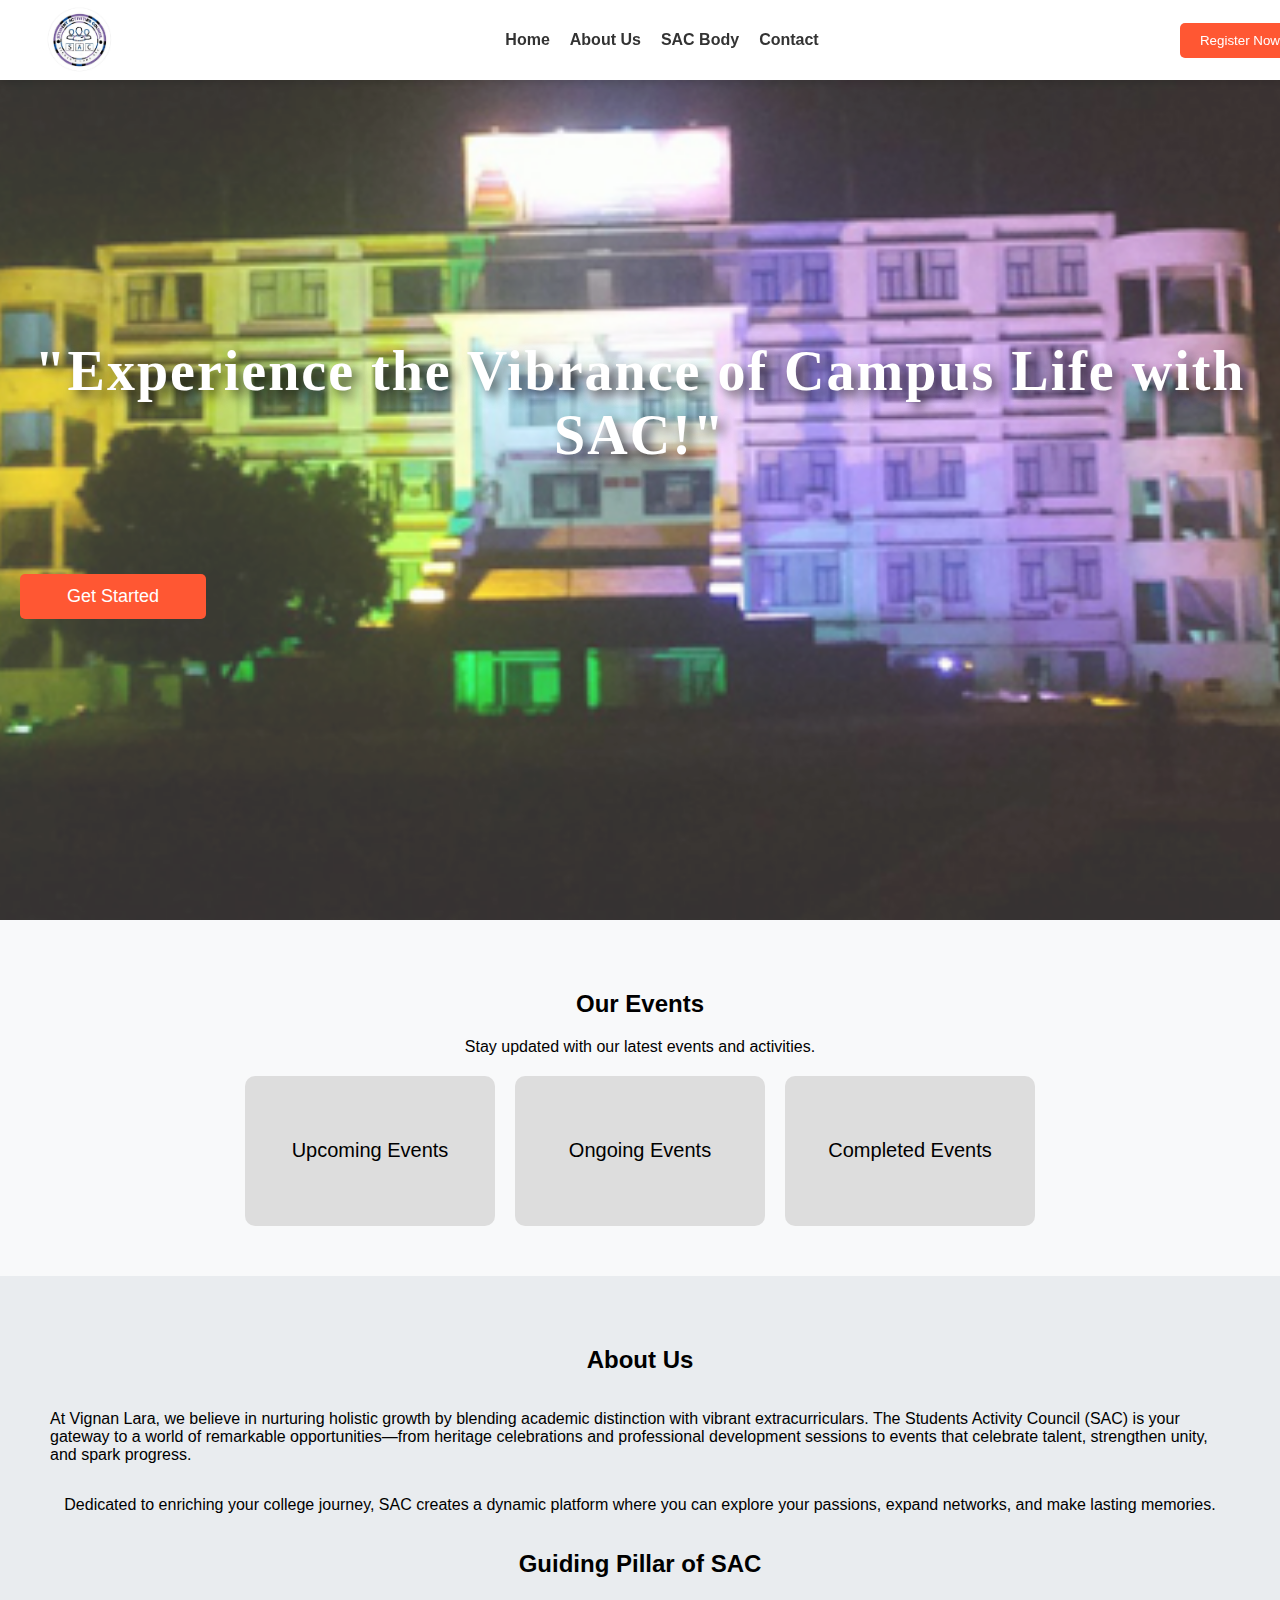
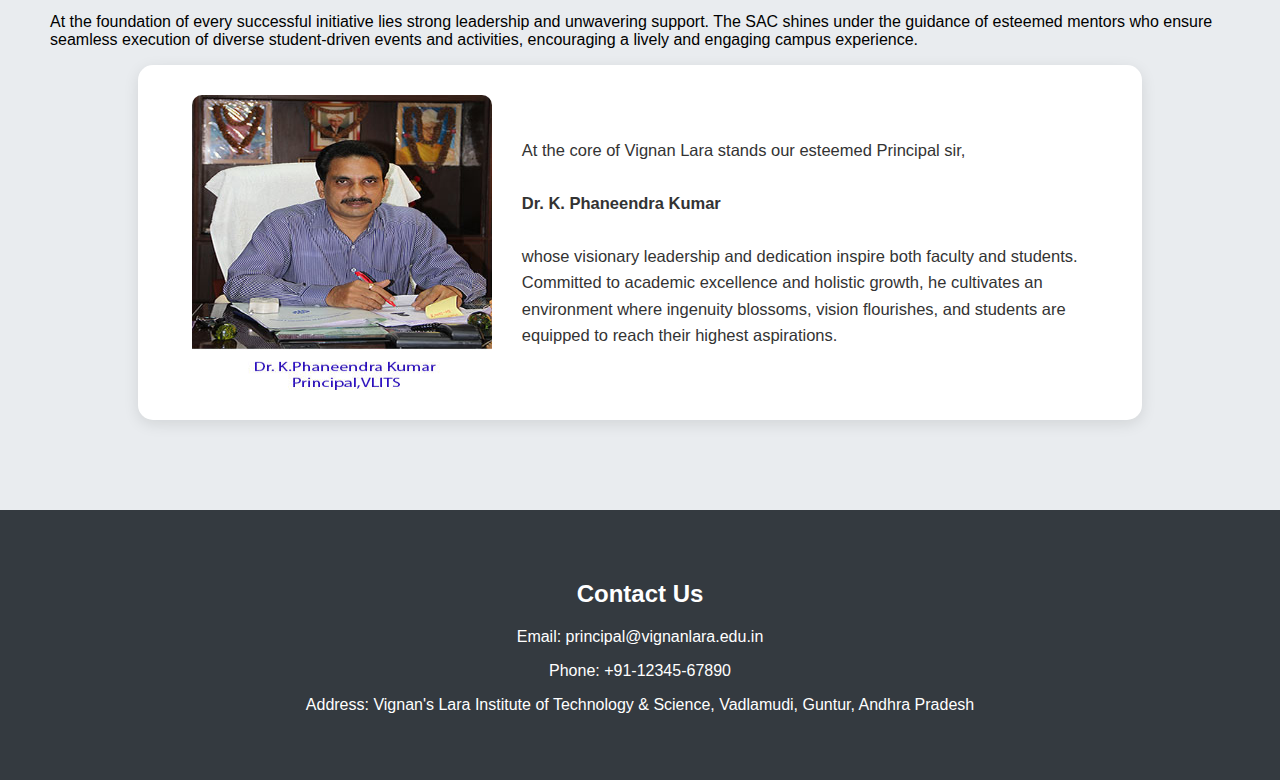
<file: index.html>
<!DOCTYPE html>
<html lang="en">
<head>
    <meta charset="UTF-8">
    <meta name="viewport" content="width=device-width, initial-scale=1.0">
    <title>SAC Events</title>
    <style>
        body {
            font-family: Arial, sans-serif;
            margin: 0;
            padding: 0;
            scroll-behavior: smooth;
            background-color: #f8f9fa;
        }
        header {
            display: flex;
            justify-content: space-between;
            align-items: center;
            padding: 20px;
            background-color: #ffffff;
            box-shadow: 0px 4px 6px rgba(0, 0, 0, 0.1);
            position: fixed;
            height: 40px;
            width: 100%;
            top: 0;
            left: 0;
            z-index: 1000;
        }
        .nav-links {
            display: flex;
            gap: 20px;
        }
        .nav-links a {
            text-decoration: none;
            color: #333;
            font-weight: bold;
        }
        .register-btn {
            padding: 10px 20px;
            background-color: #ff5733;
            color: #fff;
            border: none;
            cursor: pointer;
            border-radius: 5px;
        }
        .hero {
            position: relative;
            text-align: center;
            padding: 100px 20px;
            color: white;
            height: 80vh;
            display: flex;
            flex-direction: column;
            justify-content: center;
            z-index: 1; 
        }

        @import url('https://fonts.googleapis.com/css2?family=Cinzel:wght@700&display=swap');

        .hero::before {
            content: "";
            position: absolute;
            top: 0;
            left: 0;
            width: 100%;
            height: 100%;
            background: url('pics/background.jpg') no-repeat center center/cover;
            opacity: 0.8;
            z-index: -1;
        }

        .hero h1 {
            font-size: 3.5em;
            font-family: 'Cinzel', serif;
            font-weight: 900;
            color: #ffffff;
            text-shadow: 6px 6px 12px rgba(0, 0, 0, 0.7);
            letter-spacing: 2px;
            animation: fadeInDown 2s ease-in-out;
        }

        @keyframes fadeInDown {
            0% {
                transform: translateY(-30px);
                opacity: 0;
            }
            100% {
                transform: translateY(0);
                opacity: 1;
            }
        }

        .get-started {
            margin-top: 70px;
            padding: 12px 25px;
            background-color: #ff5733;
            color: white;
            border: none;
            font-size: 18px;
            cursor: pointer;
            border-radius: 5px;
            width: 15%;
        }

        .get-started:hover {
            background-color: #e04d2b;
            transform: scale(1.05);
            transition: all 0.3s ease;
            box-shadow: 0 4px 12px rgba(0, 0, 0, 0.3);
        }

        .events-section {
            text-align: center;
            padding: 50px;
        }
        .events-container {
            display: flex;
            justify-content: center;
            gap: 20px;
            margin-top: 20px;
        }
        .event-box {
            width: 250px;
            height: 150px;
            background-color: #ddd;
            display: flex;
            align-items: center;
            justify-content: center;
            font-size: 20px;
            cursor: pointer;
            border-radius: 10px;
            transition: 0.3s;
        }
        .event-box:hover {
            background-color: #ff5733;
            color: white;
        }

        .about {
            display: flex;
            flex-direction: column;
            align-items: center;
            padding: 50px;
            background-color: #e9ecef;
        }

        .about-section {
            display: flex;
            align-items: center;
            justify-content: center;
            width: 80%;
            margin-bottom: 40px;
            background-color: #ffffff;
            border-radius: 15px;
            padding: 30px;
            box-shadow: 0px 4px 15px rgba(0, 0, 0, 0.1);
            transition: transform 0.3s ease;
        }

        .about-section:hover {
            transform: scale(1.01);
        }

        .about img {
            width: 35%;
            max-width: 300px;
            border-radius: 10px;
            margin-right: 30px;
        }

        .about-text {
            width: 60%;
            text-align: left;
        }

        .about-text p {
            font-size: 16.5px;
            line-height: 1.6;
            color: #333;
        }

        @media (max-width: 768px) {
            .about-section {
                flex-direction: column;
                text-align: center;
            }
            .about img {
                margin-right: 0;
                margin-bottom: 20px;
                width: 80%;
            }
            .about-text {
                width: 100%;
            }
        }

        .contact {
            padding: 50px;
            background-color: #343a40;
            color: white;
            text-align: center;
        }

        #spotlight-overlay {
            position: fixed;
            top: 0;
            left: 0;
            width: 100%;
            height: 100%;
            background-color: rgba(0, 0, 0, 0.8);
            display: none;
            justify-content: center;
            align-items: center;
            z-index: 2000;
            animation: fadeIn 0.5s ease;
        }

        #spotlight-image {
            max-width: 60%;
            max-height: 60%;
            border-radius: 15px;
            box-shadow: 0 0 25px rgba(255, 255, 255, 0.5);
            animation: zoomIn 0.4s ease;
            cursor: pointer;
        }

        @keyframes fadeIn {
            from { opacity: 0; }
            to { opacity: 1; }
        }

        @keyframes zoomIn {
            0% {
                transform: scale(0.7);
                opacity: 0;
            }
            100% {
                transform: scale(1);
                opacity: 1;
            }
        }
    </style>
</head>
<body>
    <header>
        <img id="sacLogo" src="pics/SAC.jpeg" alt="SAC Logo" height="80">
        <div class="nav-links">
            <a href="#home">Home</a>
            <a href="#about">About Us</a>
            <a href="pages/clubs/clubs.html" target="_blank">SAC Body</a>
            <a href="#contact">Contact</a>
        </div>
        <button class="register-btn" onclick="window.open('pages/upcoming/form.html', '_blank')">Register Now</button>
    </header>

    <section id="home" class="hero">
        <h1>"Experience the Vibrance of Campus Life with SAC!"</h1>
        <button class="get-started" onclick="scrollToSection('events')">Get Started</button>
    </section>

    <section id="events" class="events-section">
        <h2>Our Events</h2>
        <p>Stay updated with our latest events and activities.</p>
        <div class="events-container">
            <div class="event-box" onclick="openNewTab('pages/upcoming/upcoming.html')">Upcoming Events</div>
            <div class="event-box" onclick="openNewTab('pages/ongoing/ongoing.html')">Ongoing Events</div>
            <div class="event-box" onclick="openNewTab('pages/completed/completed.html')">Completed Events</div>
        </div>
    </section>

    <section id="about" class="about">
        <h2>About Us</h2>
        <p>At Vignan Lara, we believe in nurturing holistic growth by blending academic distinction with vibrant extracurriculars. The Students Activity Council (SAC) is your gateway to a world of remarkable opportunities—from heritage celebrations and professional development sessions to events that celebrate talent, strengthen unity, and spark progress.</p>
        <p>Dedicated to enriching your college journey, SAC creates a dynamic platform where you can explore your passions, expand networks, and make lasting memories.</p>

        <h2>Guiding Pillar of SAC</h2>
        <p>At the foundation of every successful initiative lies strong leadership and unwavering support. The SAC shines under the guidance of esteemed mentors who ensure seamless execution of diverse student-driven events and activities, encouraging a lively and engaging campus experience.</p>

        <div class="about-section">
            <img src="pics/principal.jpg" alt="Principal" height="295px">
            <div class="about-text">
                <p>At the core of Vignan Lara stands our esteemed Principal sir,<br><br><b>Dr. K. Phaneendra Kumar</b><br><br> whose visionary leadership and dedication inspire both faculty and students. Committed to academic excellence and holistic growth, he cultivates an environment where ingenuity blossoms, vision flourishes, and students are equipped to reach their highest aspirations.</p>
            </div>
        </div>
    </section>

    <section id="contact" class="contact">
        <h2>Contact Us</h2>
        <p>Email: principal@vignanlara.edu.in</p>
        <p>Phone: +91-12345-67890</p>
        <p>Address: Vignan's Lara Institute of Technology & Science, Vadlamudi, Guntur, Andhra Pradesh</p>
    </section>

    <script>
        function scrollToSection(sectionId) {
            document.getElementById(sectionId).scrollIntoView({ behavior: 'smooth' });
        }

        function openNewTab(url) {
            window.open(url, '_blank');
        }
    </script>
</body>
</html>
</file>
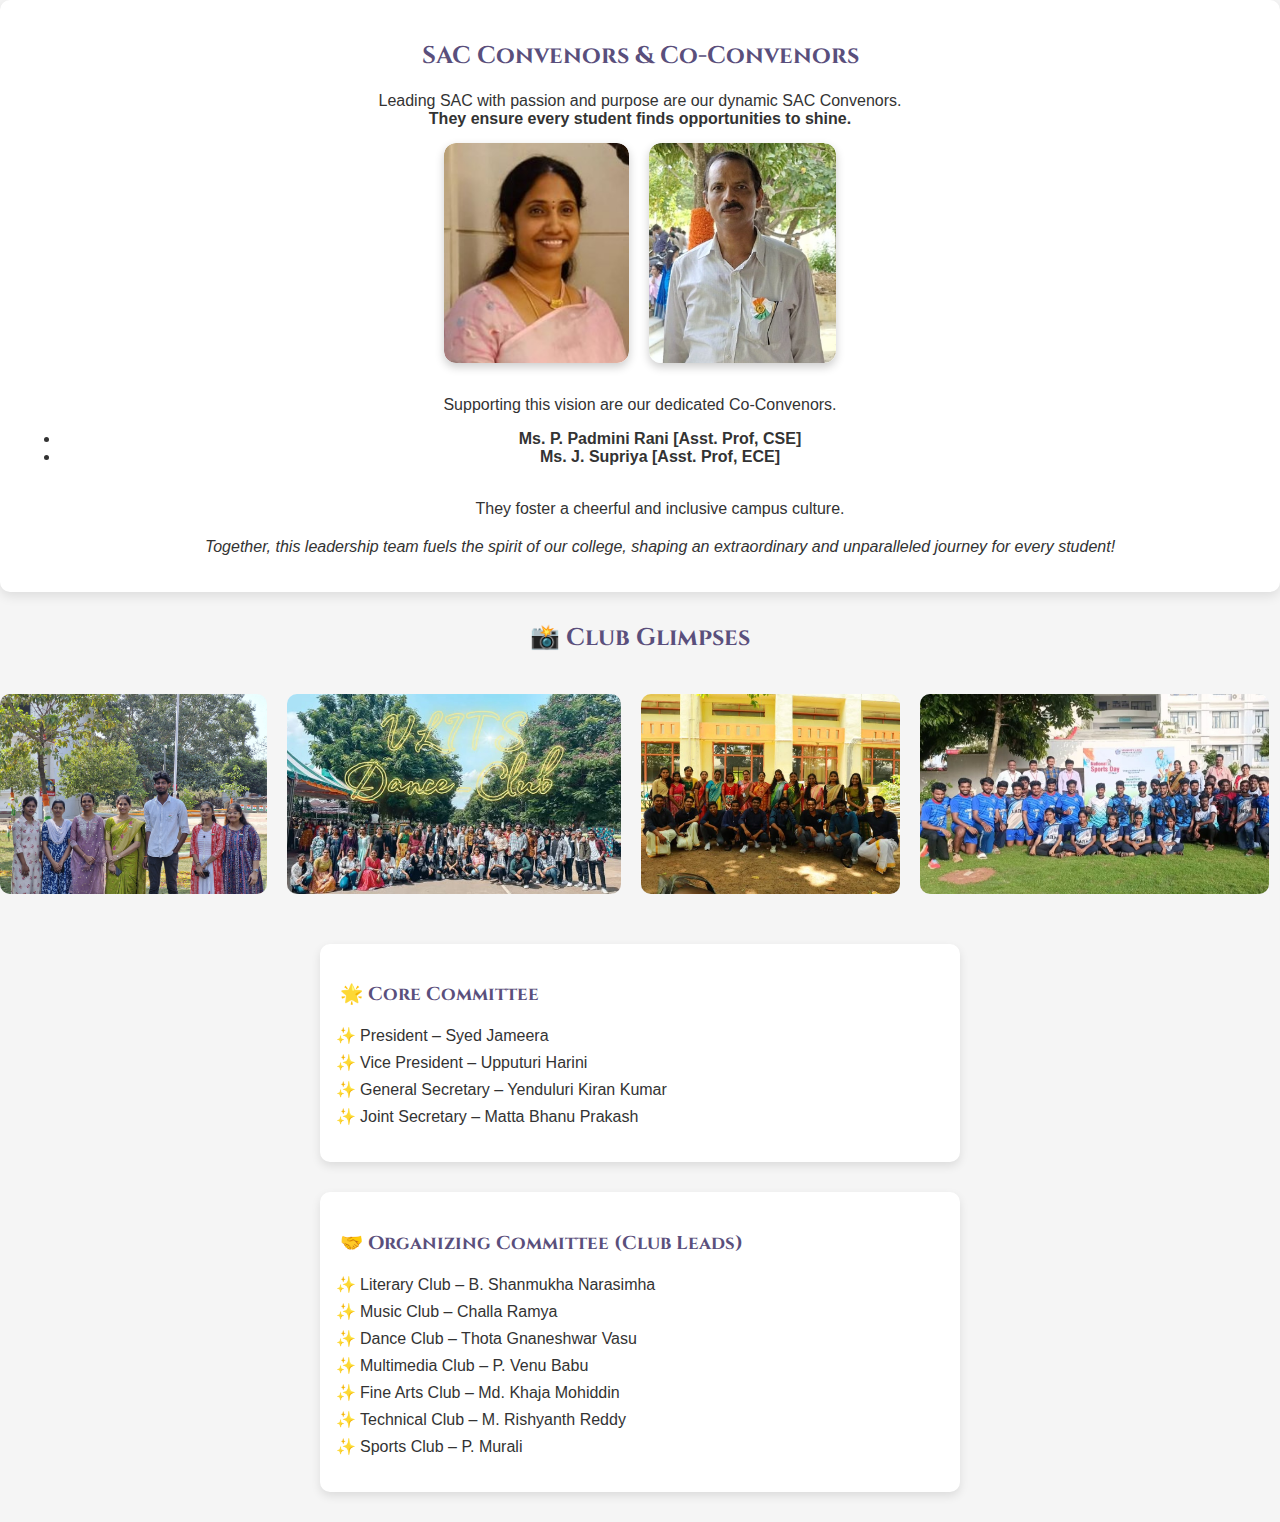
<file: clubs/clubs.html>
<!DOCTYPE html>
<html lang="en">
<head>
    <meta charset="UTF-8">
    <meta name="viewport" content="width=device-width, initial-scale=1.0">
    <title>SAC Body</title>
    <link href="https://fonts.googleapis.com/css2?family=Cinzel&display=swap" rel="stylesheet">
    <style>
    @import url('https://fonts.googleapis.com/css2?family=Cinzel&display=swap');

body {
    font-family: 'Segoe UI', sans-serif;
    margin: 0;
    padding: 0;
    background-color: #f5f5f5;
    color: #333;
}

/* Animations */
@keyframes slideUp {
    from {
        opacity: 0;
        transform: translateY(30px);
    }
    to {
        opacity: 1;
        transform: translateY(0);
    }
}

@keyframes fadeIn {
    0% {opacity: 0;}
    100% {opacity: 1;}
}

h2, h3 {
    font-family: 'Cinzel', serif;
    color: #5a4f7c;
    animation: fadeIn 1.5s ease-in;
}

/* Convenor Section */
.convenor-section {
    text-align: center;
    padding: 20px;
    background: #fff;
    border-radius: 10px;
    box-shadow: 0 4px 12px rgba(0,0,0,0.1);
    margin-bottom: 30px;
    animation: slideUp 1.2s ease-out;
}

.convenor-images {
    display: flex;
    justify-content: center;
    gap: 20px;
    flex-wrap: wrap;
}

.convenor-img {
    position: relative;
    display: inline-block;
    border-radius: 12px;
    overflow: hidden;
    box-shadow: 0 4px 10px rgba(0,0,0,0.2);
    transition: transform 0.4s ease, box-shadow 0.4s ease;
}

.convenor-img img {
    display: block;
    border-radius: 12px;
    height: 220px;
    width: auto;
    transition: transform 0.4s ease, box-shadow 0.4s ease;
}

.convenor-img:hover img {
    transform: scale(1.05);
    box-shadow: 0 6px 18px rgba(90, 79, 124, 0.3);
}

.convenor-img .caption {
    position: absolute;
    bottom: 0;
    width: 100%;
    background: rgba(90, 79, 124, 0.85);
    color: #fff;
    text-align: center;
    padding: 8px;
    font-size: 13px;
    font-weight: 600;
    opacity: 0;
    transition: opacity 0.3s ease-in-out;
}

.convenor-img:hover .caption {
    opacity: 1;
}

/* Club Glimpses Gallery */
.horizontal-scroll-gallery {
    display: flex;
    overflow-x: auto;
    gap: 20px;
    padding: 20px;
    scroll-snap-type: x mandatory;
    animation: fadeIn 1.5s ease-in;
}

.hover-info {
    position: relative;
    display: inline-block;
    scroll-snap-align: start;
}

.hover-info img {
    display: block;
    border-radius: 10px;
    height: 200px;
    width: auto;
    transition: transform 0.4s ease, box-shadow 0.4s ease;
}

.hover-info:hover img {
    transform: scale(1.05);
    box-shadow: 0 6px 18px rgba(90, 79, 124, 0.3);
}

.hover-info .caption {
    position: absolute;
    bottom: 0;
    background: rgba(90, 79, 124, 0.8);
    color: #fff;
    width: 100%;
    text-align: center;
    padding: 8px 0;
    font-size: 14px;
    font-weight: bold;
    border-radius: 0 0 10px 10px;
    opacity: 0;
    transition: opacity 0.3s ease-in-out;
}

.hover-info:hover .caption {
    opacity: 1;
}

/* Committees */
.committee-list {
    background: #fff;
    padding: 20px;
    margin: 30px auto;
    border-radius: 10px;
    max-width: 600px;
    box-shadow: 0px 4px 10px rgba(0,0,0,0.1);
    text-align: left;
    animation: fadeIn 1.5s ease-in;
}

.committee-list h3 {
    font-family: 'Cinzel', serif;
    color: #5a4f7c;
}

.committee-list ul {
    list-style-type: "✨ ";
    padding-left: 20px;
    color: #333;
}

.committee-list li {
    margin: 8px 0;
    font-weight: 500;
    transition: transform 0.2s ease;
}

.committee-list li:hover {
    transform: translateX(5px);
    color: #5a4f7c;
}

</style>

</head>
<body>
    <div class="convenor-section">
        <h2> SAC Convenors & Co-Convenors</h2>
<p style="margin: 15px 0;">Leading SAC with passion and purpose are our dynamic SAC Convenors.<br>
        <b>They ensure every student finds opportunities to shine.</b></p>

        <div class="convenor-images">
            <div class="convenor-img">
                <img src="pics/usharani.jpg" alt="Principal">
                <div class="caption">Dr. U. Usha Rani<br>[Professor, HOD - BS&H]</div>
            </div>
            <div class="convenor-img">
                <img src="pics/murthy.jpeg" alt="Murthy">
                <div class="caption">Dr. P. G. S. N. Murthy<br>[Professor, Mech Dept]</div>
            </div>
        </div>
<br>       
	<p style="margin: 15px 0;">Supporting this vision are our dedicated Co-Convenors.<br>

        <ul>
		<li><b>Ms. P. Padmini Rani [Asst. Prof, CSE]</b></li>
            
                <li><b>Ms. J. Supriya [Asst. Prof, ECE]</b></li>
           <br>
        
                <p>They foster a cheerful and inclusive campus culture.</p>

        <p style="font-style: italic; font-weight: 500; margin-top: 20px;">
            Together, this leadership team fuels the spirit of our college, shaping an extraordinary and unparalleled journey for every student!
        </p>
    </div>

    <h2 style="text-align:center;">📸 Club Glimpses</h2>
    <div class="horizontal-scroll-gallery">
        <div class="hover-info">
            <img src="pics/lit9.jpeg" alt="Literary Club">
            <div class="caption">Literary Club</div>
        </div>
        <div class="hover-info">
            <img src="pics/danceclub.jpeg" alt="Dance Club">
            <div class="caption">Dance Club</div>
        </div>
        <div class="hover-info">
            <img src="pics/swaraclub.jpeg" alt="Swara Club">
            <div class="caption">Singing Club</div>
        </div>
        <div class="hover-info">
            <img src="pics/sports.jpeg" alt="Sports Club">
            <div class="caption">Sports Club</div>
        </div>
    </div>

    <div class="committee-list">
        <h3>🌟 Core Committee</h3>
        <ul>
            <li>President – Syed Jameera</li>
            <li>Vice President – Upputuri Harini</li>
            <li>General Secretary – Yenduluri Kiran Kumar</li>
            <li>Joint Secretary – Matta Bhanu Prakash</li>
        </ul>
    </div>

    <div class="committee-list">
        <h3>🤝 Organizing Committee (Club Leads)</h3>
        <ul>
            <li>Literary Club – B. Shanmukha Narasimha</li>
            <li>Music Club – Challa Ramya</li>
            <li>Dance Club – Thota Gnaneshwar Vasu</li>
            <li>Multimedia Club – P. Venu Babu</li>
            <li>Fine Arts Club – Md. Khaja Mohiddin</li>
            <li>Technical Club – M. Rishyanth Reddy</li>
            <li>Sports Club – P. Murali</li>
        </ul>
    </div>
</body>
</html>
</file>
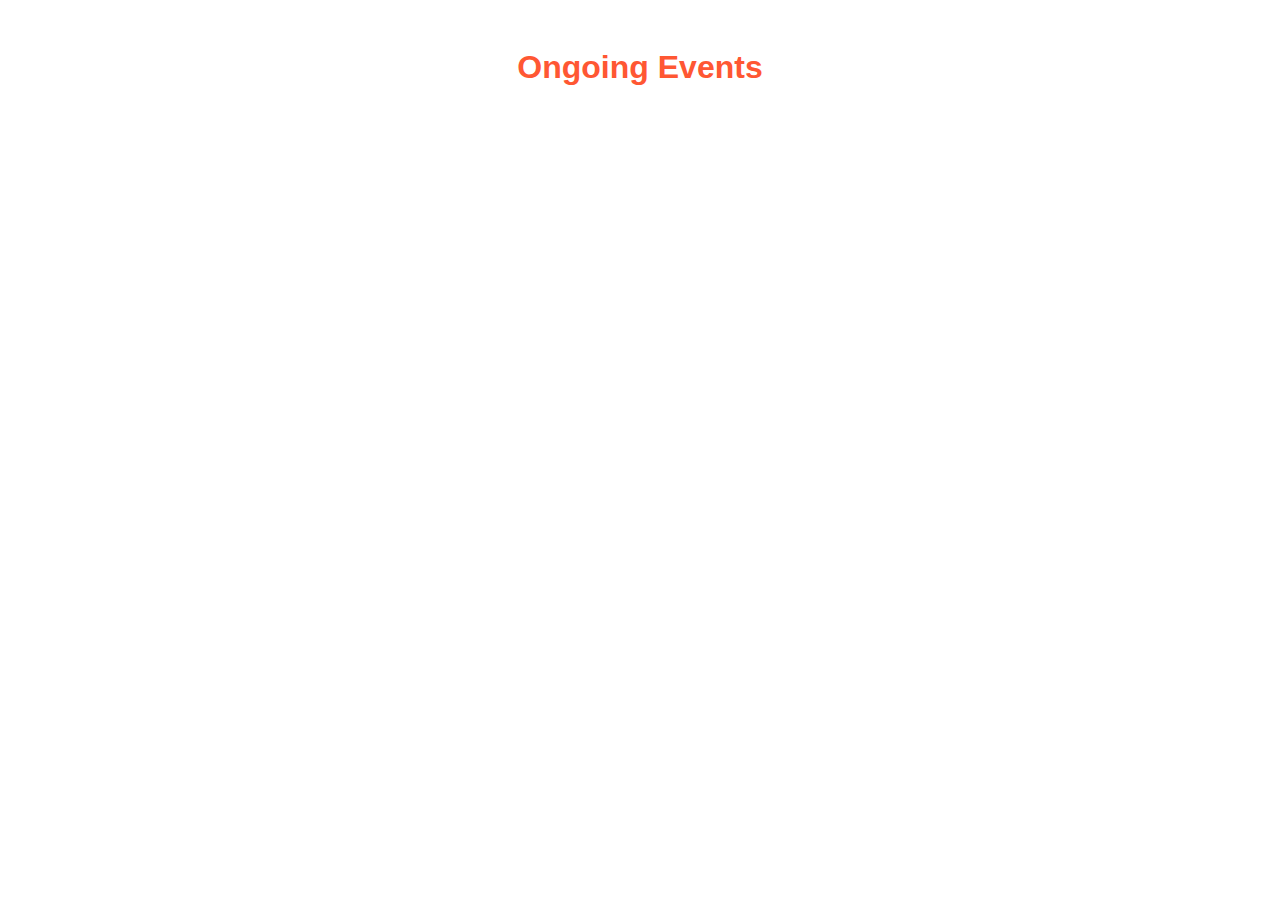
<file: ongoing/ongoing.html>
<!DOCTYPE html>
<html lang="en">
<head>
    <meta charset="UTF-8">
    <meta name="viewport" content="width=device-width, initial-scale=1.0">
    <title>Ongoing Events</title>
    <style>
        body {
            background-color: #ffffff;
            font-family: Arial, sans-serif;
            color: #ff5733;
            text-align: center;
            padding: 20px;
            animation: fadeInBody 1.5s ease-in;
        }

        @keyframes fadeInBody {
            from { opacity: 0; }
            to { opacity: 2; }
        }

        .event-container {
            max-width: 600px;
            margin: 0 auto;
        }

        .event {
            position: relative;
            width: 100%;
            height: 100px; /* Adjust as needed */
            margin: 15px 0;
            border-radius: 20px;
            overflow: hidden;
            box-shadow: 0 4px 10px rgba(0, 0, 0, 0.3);
            transition: transform 0.3s ease, box-shadow 0.3s ease;
            opacity: 0;
            animation: fadeInEvent 1.2s ease-in forwards;
        }

        @keyframes fadeInEvent {
            from { opacity: 0; transform: translateY(20px); }
            to { opacity: 2; transform: translateY(0); }
        }

        .event img {
            width: 100%;
            height: 100%;
            object-fit: cover;
            filter: brightness(0.7); /* Darken the image for better text contrast */
            transition: filter 0.3s ease;
        }

        .event:hover img {
            filter: brightness(1);
        }

        .event:hover {
            transform: scale(1.05);
            box-shadow: 0 6px 15px rgba(0, 0, 0, 0.3);
        }

        .event-details {
            position: absolute;
            bottom: 10px;
            left: 10px;
            color: #ffffff;
            font-size: 18px;
            font-weight: bold;
            text-shadow: 2px 2px 8px rgba(0, 0, 0, 0.7);
        }

        .fade-in {
            animation: fadeInText 1.5s ease-in;
        }

        @keyframes fadeInText {
            from { opacity: 0; }
            to { opacity: 1; }
        }
    </style>
</head>
<body>
    <h1 class="fade-in" style="color: #ff5733;">Ongoing Events</h1>
    <div class="event-container">
        <a href="pages/mahotsav.html" class="event">
            <img src="pics/mahotsav1.jpeg" alt="Mahotsav Event" height=80px>
            <div class="event-details">Mahotsav</div>
        </a>
    </div>
</body>
</html>
</file>
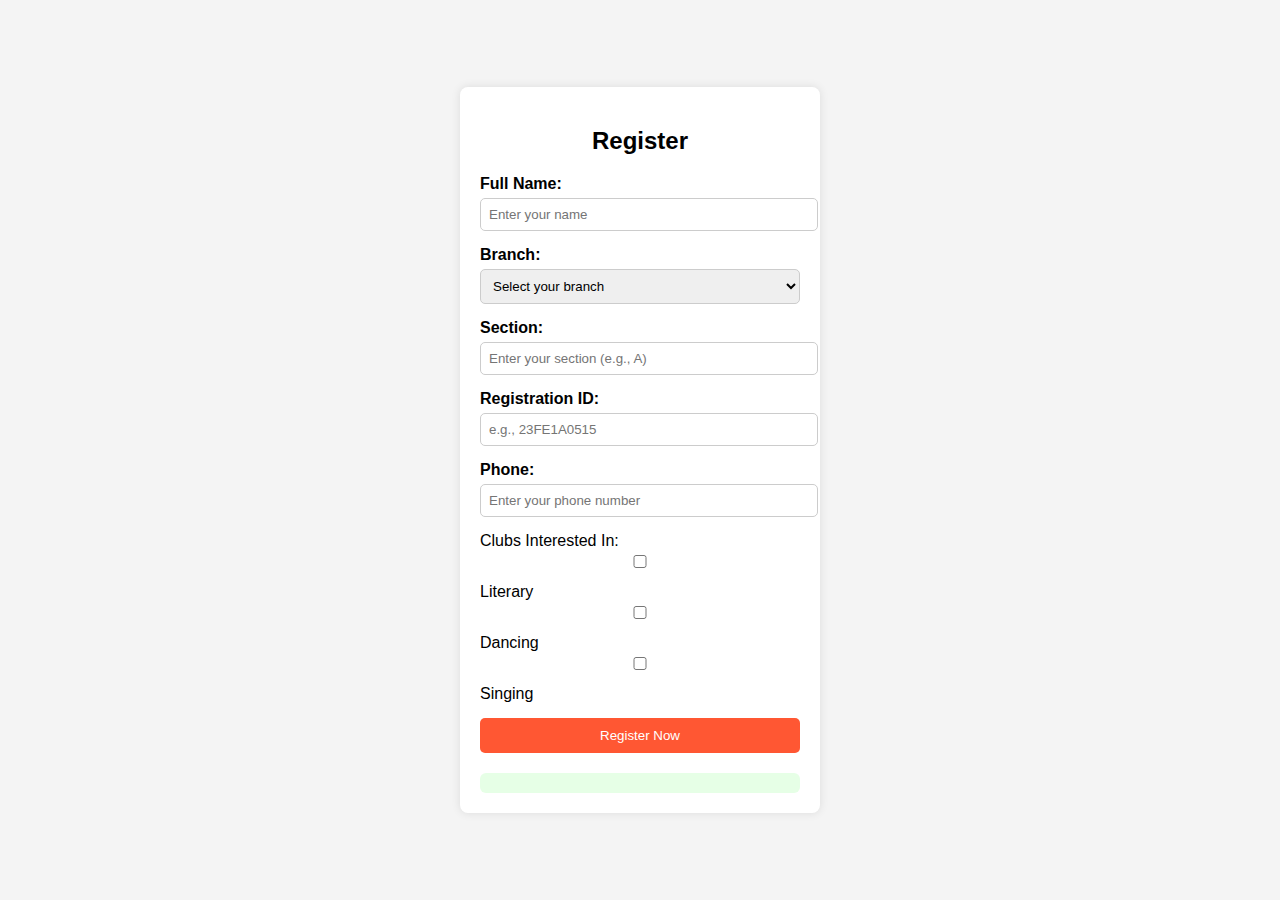
<file: upcoming/form.html>
<!DOCTYPE html>
<html lang="en">
<head>
  <meta charset="UTF-8" />
  <meta name="viewport" content="width=device-width, initial-scale=1.0"/>
  <title>Registration Form</title>
  <style>
    body {
      font-family: Arial, sans-serif;
      background-color: #f4f4f4;
      display: flex;
      justify-content: center;
      align-items: center;
      height: 100vh;
      margin: 0;
    }

    .form-container {
      background: white;
      padding: 20px;
      border-radius: 8px;
      box-shadow: 0 0 10px rgba(0, 0, 0, 0.1);
      width: 320px;
      max-height: 95vh;
      overflow-y: auto;
    }

    h2 {
      text-align: center;
      margin-bottom: 20px;
    }

    label {
      font-weight: bold;
    }

    input, select {
      width: 100%;
      padding: 8px;
      margin: 5px 0 15px;
      border: 1px solid #ccc;
      border-radius: 5px;
    }

    .register-btn {
      width: 100%;
      padding: 10px;
      background-color: #ff5733;
      color: white;
      border: none;
      border-radius: 5px;
      cursor: pointer;
    }

    .register-btn:hover {
      background-color: black;
    }

    .error {
      color: red;
      font-size: 12px;
    }

    .checkbox-group {
      margin-bottom: 15px;
    }

    .checkbox-group label {
      font-weight: normal;
    }
  </style>
</head>
<body>
  <div class="form-container">
    <h2>Register</h2>
    <form id="registrationForm" onsubmit="return validateForm()">
      <label for="name">Full Name:</label>
      <input type="text" id="name" placeholder="Enter your name" />
      <div class="error" id="nameError"></div>

      <label for="branch">Branch:</label>
      <select id="branch">
        <option value="">Select your branch</option>
        <option value="CSE">CSE</option>
        <option value="CSE-DS">CSE-DS</option>
        <option value="CSE-AI">CSE-AI</option>
        <option value="CSE-AI&ML">CSE-AI&ML</option>
        <option value="AI&ML">AI&ML</option>
        <option value="IT">IT</option>
        <option value="ECE">ECE</option>
        <option value="EEE">EEE</option>
        <option value="MECH">MECH</option>
        <option value="CE">CE</option>
      </select>
      <div class="error" id="branchError"></div>

      <label for="section">Section:</label>
      <input type="text" id="section" placeholder="Enter your section (e.g., A)" />
      <div class="error" id="sectionError"></div>

      <label for="regId">Registration ID:</label>
      <input type="text" id="regId" placeholder="e.g., 23FE1A0515" />
      <div class="error" id="regIdError"></div>

      <label for="phone">Phone:</label>
      <input type="tel" id="phone" placeholder="Enter your phone number" />
      <div class="error" id="phoneError"></div>

      <div class="checkbox-group">
        <label>Clubs Interested In:</label><br />
        <input type="checkbox" id="literary" value="Literary" /> Literary<br />
        <input type="checkbox" id="dancing" value="Dancing" /> Dancing<br />
        <input type="checkbox" id="singing" value="Singing" /> Singing<br />
      </div>

      <button type="submit" class="register-btn">Register Now</button>
    </form>
	<div id="result" style="margin-top: 20px; padding: 10px; background: #e6ffe6; border-radius: 6px;"></div>

  </div>

  <script>
  function validateRegistrationNumber(regNumber) {
    const regPattern = /^[0-9]{2}[A-Z]{2}[0-9][A-Z][0-9]{4}$/;
    return regPattern.test(regNumber);
  }

  function validateForm() {
    let isValid = true;

    const name = document.getElementById("name").value.trim();
    const branch = document.getElementById("branch").value;
    const section = document.getElementById("section").value.trim();
    const regId = document.getElementById("regId").value.trim().toUpperCase();
    const phone = document.getElementById("phone").value.trim();

    document.getElementById("nameError").innerText = "";
    document.getElementById("branchError").innerText = "";
    document.getElementById("sectionError").innerText = "";
    document.getElementById("regIdError").innerText = "";
    document.getElementById("phoneError").innerText = "";

    if (name === "") {
      document.getElementById("nameError").innerText = "Name is required.";
      isValid = false;
    }

    if (branch === "") {
      document.getElementById("branchError").innerText = "Please select a branch.";
      isValid = false;
    }

    if (section === "") {
      document.getElementById("sectionError").innerText = "Section is required.";
      isValid = false;
    }

    if (!validateRegistrationNumber(regId)) {
      document.getElementById("regIdError").innerText = "Invalid Registration ID format (e.g., 23FE1A0515).";
      isValid = false;
    }

    const phonePattern = /^[0-9]{10}$/;
    if (!phonePattern.test(phone)) {
      document.getElementById("phoneError").innerText = "Enter a valid 10-digit phone number.";
      isValid = false;
    }

    if (isValid) {
      const clubs = [];
      if (document.getElementById("literary").checked) clubs.push("Literary");
      if (document.getElementById("dancing").checked) clubs.push("Dancing");
      if (document.getElementById("singing").checked) clubs.push("Singing");

      const output = `
        <h3>🎉 Registration Successful!</h3>
        <p><strong>Name:</strong> ${name}</p>
        <p><strong>Branch:</strong> ${branch}</p>
        <p><strong>Section:</strong> ${section}</p>
        <p><strong>Registration ID:</strong> ${regId}</p>
        <p><strong>Phone:</strong> ${phone}</p>
        <p><strong>Clubs Interested:</strong> ${clubs.length > 0 ? clubs.join(", ") : "None"}</p>
      `;
      document.getElementById("result").innerHTML = output;

      document.getElementById("registrationForm").reset();
    }

    return false; // prevent form from actually submitting
  }
</script>

</body>
</html>
</file>
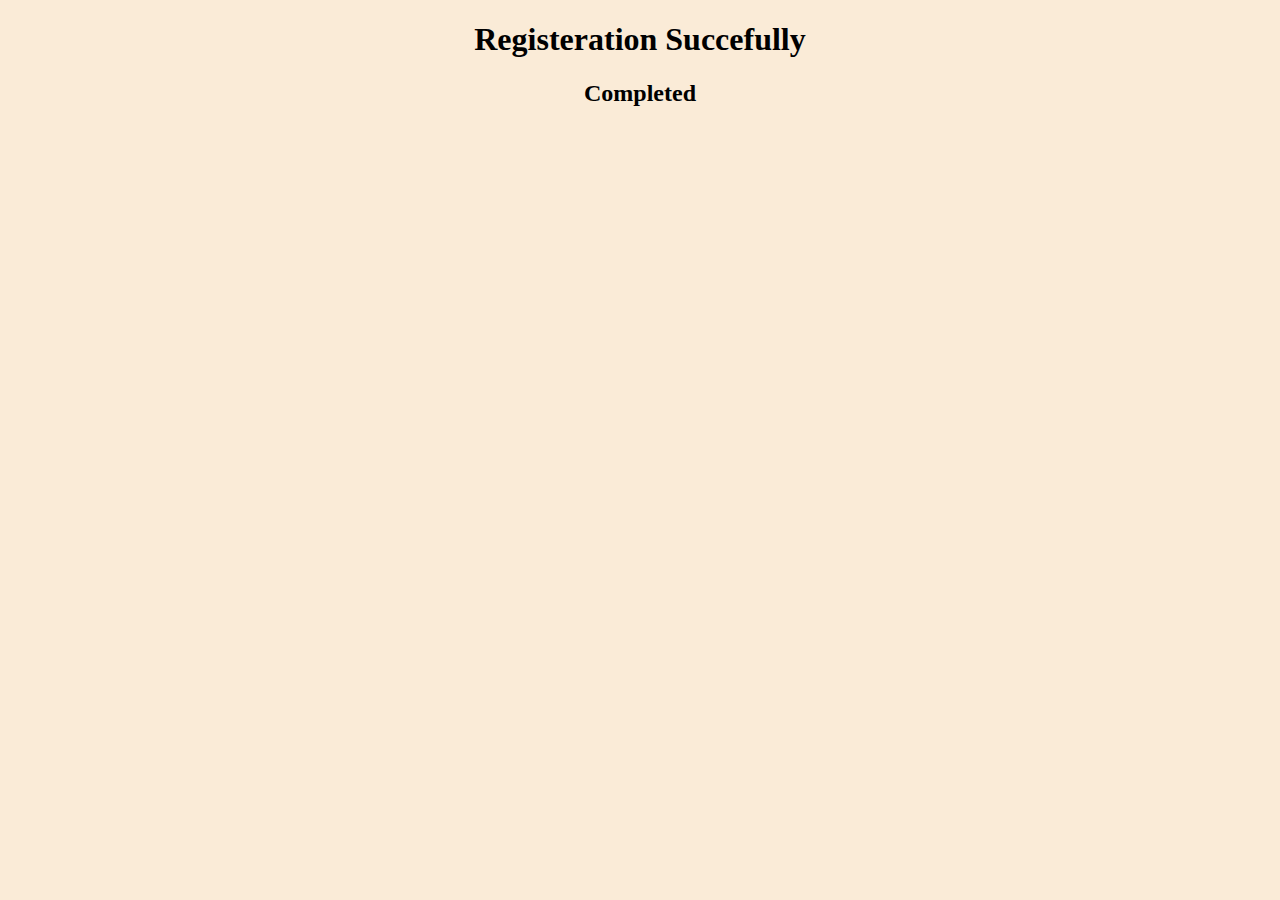
<file: upcoming/reg.html>
<!DOCTYPE html>
<html>
    <head>
        <title>registration</title>
        <style>
		body{
   		text-align: center;
    		background-color: antiquewhite;
		}
	</style>
    </head>
    <body>
        <h1>Registeration Succefully</h1>
        <h2>Completed</h2>
    </body>
</html>
</file>
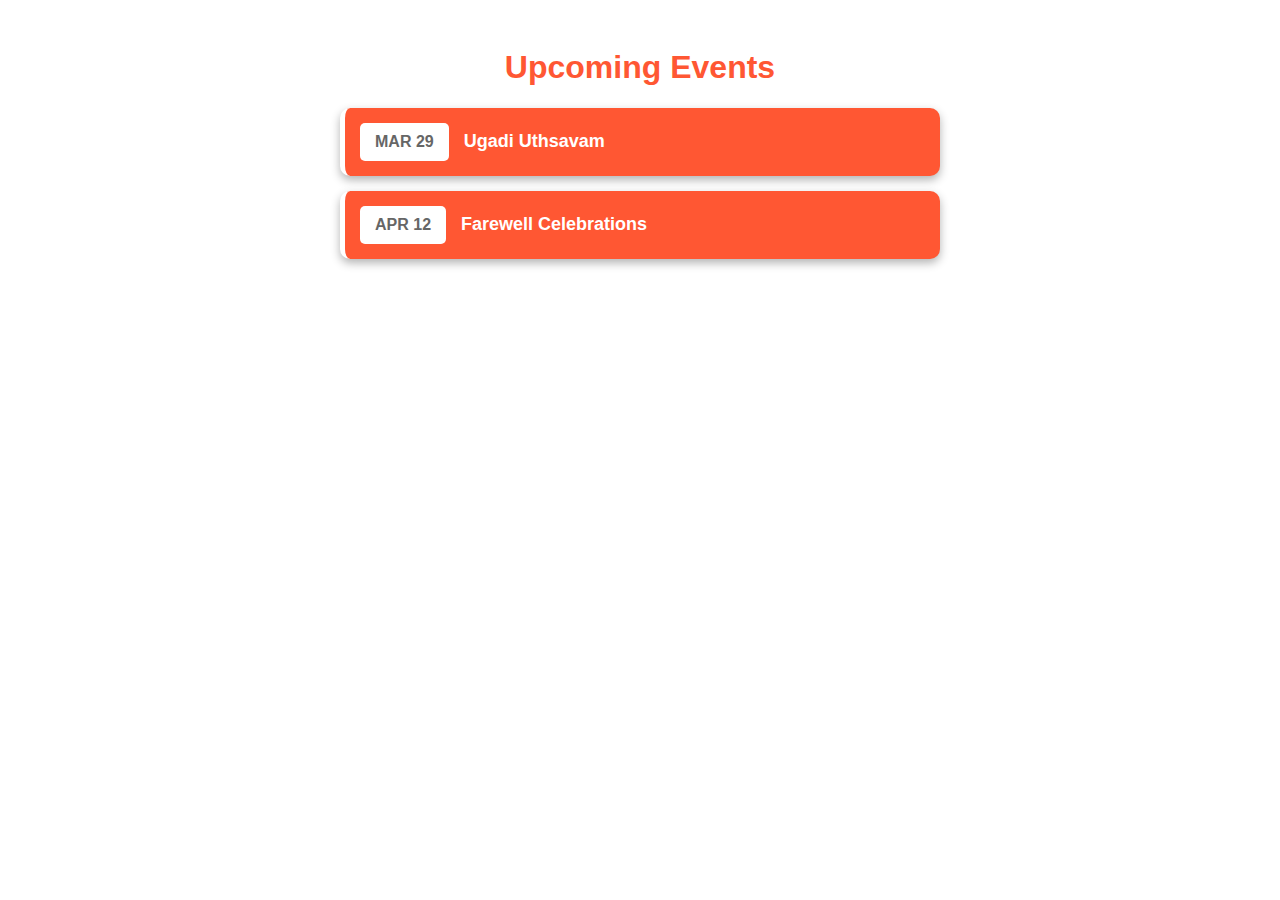
<file: upcoming/upcoming.html>
<!DOCTYPE html>
<html lang="en">
<head>
    <meta charset="UTF-8">
    <meta name="viewport" content="width=device-width, initial-scale=1.0">
    <title>Upcoming Events</title>
    <style>
        body {
            background-color: #ffffff;
            font-family: Arial, sans-serif;
            color: white;
            text-align: center;
            padding: 20px;
        }
	

        .event-container {
            max-width: 600px;
            margin: 0 auto;
        }
        .event {
            background-color: #ff5733;
            padding: 15px;
            margin: 15px 0;
            border-left: 5px solid #ffffff;
            display: flex;
            align-items: center;
            justify-content: space-between;
            box-shadow: 0 4px 10px rgba(0, 0, 0, 0.3);
            transition: transform 0.3s ease;
            text-decoration: none;
            color: white;
	    border-radius: 10px;
        }
        .event:hover {
            transform: scale(1.05);
        }
        .date {
            background-color: #ff5733;
            color: #666;
            padding: 10px 15px;
            font-weight: bold;
            border-radius: 5px;
        }
        .event-details {
            text-align: left;
            flex-grow: 1;
            margin-left: 15px;
        }
        .event-name {
            font-size: 18px;
            font-weight: bold;
        }
        .event-location {
            font-size: 14px;
            color: #bbb;
        }
    </style>
</head>
<body>
    <h1 style="color: #ff5733;">Upcoming Events</h1>
    <div class="event-container">
        <a href="pages/ugadi.html" class="event">
            <div class="date" style="background-color:white">MAR 29</div>
            <div class="event-details">
                <div class="event-name">Ugadi Uthsavam</div>
            </div>
        </a>
        <a href="pages/farewell.html" class="event">
            <div class="date" style="background-color:white">APR 12</div>
            <div class="event-details">
                <div class="event-name">Farewell Celebrations</div>
            </div>
        </a>
    </div>
</body>
</html>
</file>
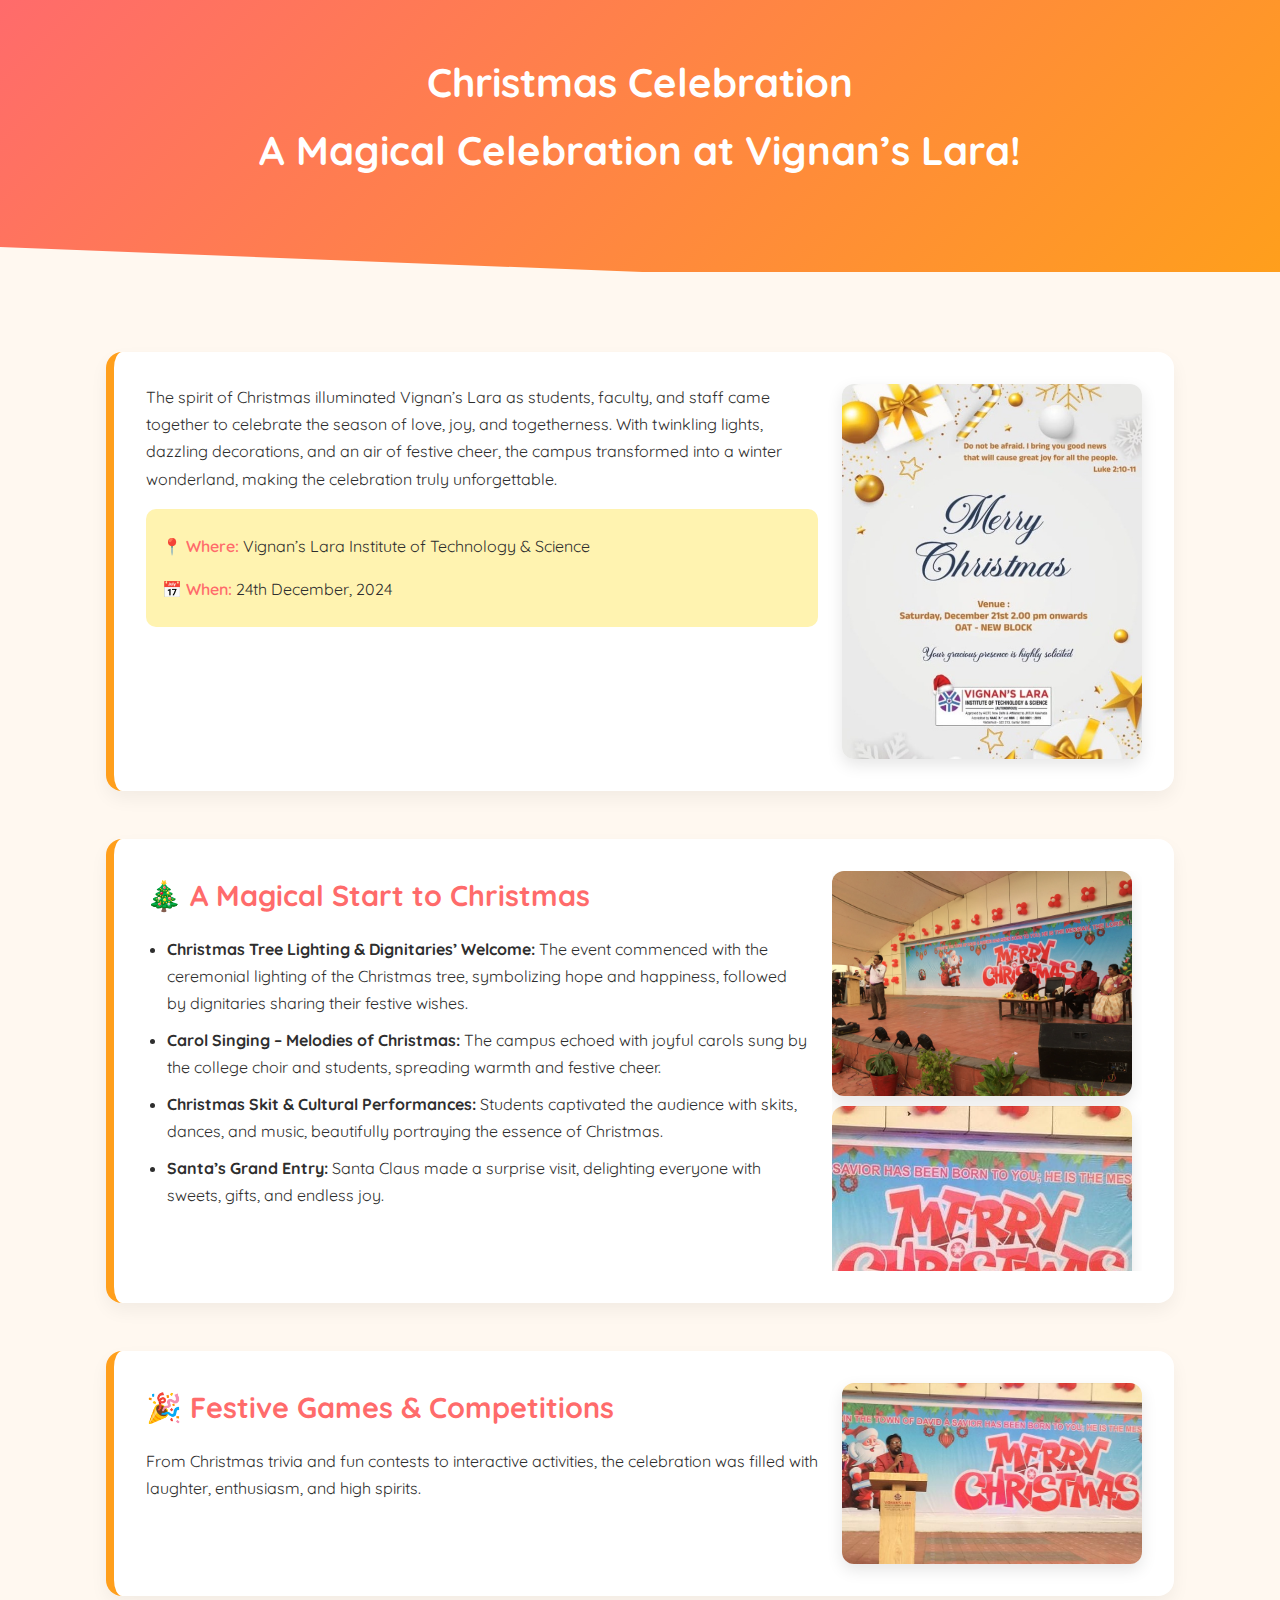
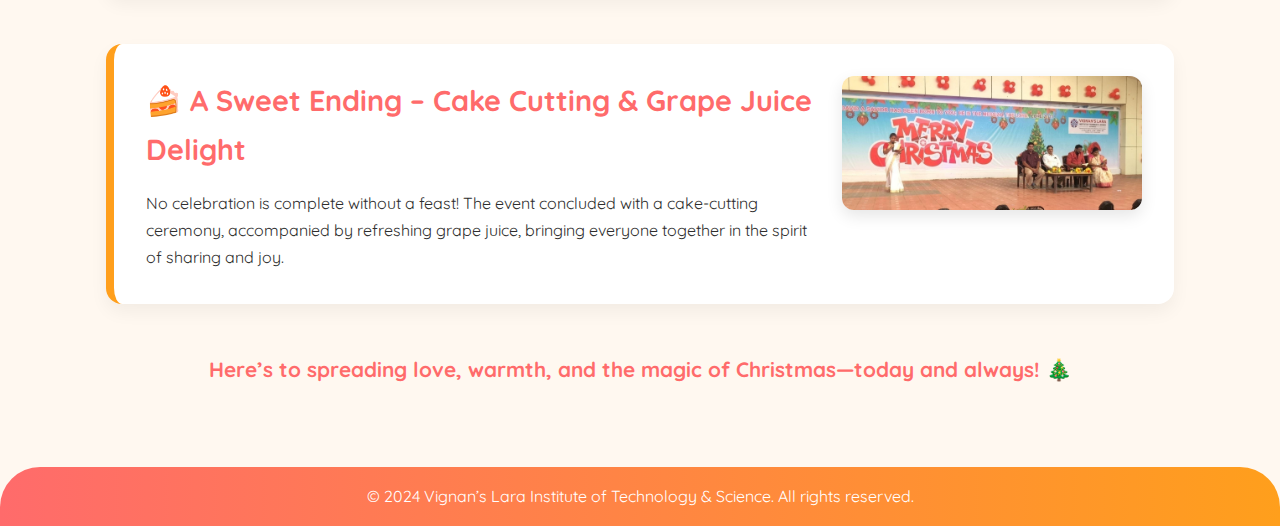
<file: completed/pages/christmas.html>
<!DOCTYPE html>
<html lang="en">
<head>
  <meta charset="UTF-8" />
  <meta name="viewport" content="width=device-width, initial-scale=1.0"/>
  <title>Christmas Celebration - Vignan's Lara</title>
  <link href="https://fonts.googleapis.com/css2?family=Quicksand:wght@400;600;700&display=swap" rel="stylesheet">
  <link rel="stylesheet" href="../comstyle.css">
</head>
<body>

  <header>
    <h1>Christmas Celebration<br/>A Magical Celebration at Vignan’s Lara!</h1>
  </header>

  <div class="container">
    <div class="section">
      <div class="section-content">
        <div class="section-text">
          <p>The spirit of Christmas illuminated Vignan’s Lara as students, faculty, and staff came together to celebrate the season of love, joy, and togetherness. With twinkling lights, dazzling decorations, and an air of festive cheer, the campus transformed into a winter wonderland, making the celebration truly unforgettable.</p>
          <div class="event-info">
            <div><span class="highlight">📍 Where:</span> Vignan’s Lara Institute of Technology & Science</div>
            <div><span class="highlight">📅 When:</span> 24th December, 2024</div>
          </div>
        </div>
        <img src="../pics/christmas/christmas3.jpeg" alt="Christmas Tree Lighting">
      </div>
    </div>

    <div class="section">
  <div class="section-content">
    <div class="section-text" style="flex: 1;">
      <h2>🎄 A Magical Start to Christmas</h2>
      <ul>
        <li><strong>Christmas Tree Lighting & Dignitaries’ Welcome:</strong> The event commenced with the ceremonial lighting of the Christmas tree, symbolizing hope and happiness, followed by dignitaries sharing their festive wishes.</li>
        <li><strong>Carol Singing – Melodies of Christmas:</strong> The campus echoed with joyful carols sung by the college choir and students, spreading warmth and festive cheer.</li>
        <li><strong>Christmas Skit & Cultural Performances:</strong> Students captivated the audience with skits, dances, and music, beautifully portraying the essence of Christmas.</li>
        <li><strong>Santa’s Grand Entry:</strong> Santa Claus made a surprise visit, delighting everyone with sweets, gifts, and endless joy.</li>
      </ul>
    </div>
    <div class="image-stack" style="flex-shrink: 0;">
      <img src="../pics/christmas/christmas4.jpeg" alt="Christmas Tree Lighting">
      <img src="../pics/christmas/christmas.jpeg" alt="Dignitaries on stage">
    </div>
  </div>
</div>

    <div class="section">
      <div class="section-content">
        <div class="section-text">
          <h2>🎉 Festive Games & Competitions</h2>
          <p>From Christmas trivia and fun contests to interactive activities, the celebration was filled with laughter, enthusiasm, and high spirits.</p>
        </div>
        <img src="../pics/christmas/christmas2.jpeg" alt="Christmas Games">
      </div>
    </div>

    <div class="section">
      <div class="section-content">
        <div class="section-text">
          <h2>🍰 A Sweet Ending – Cake Cutting & Grape Juice Delight</h2>
          <p>No celebration is complete without a feast! The event concluded with a cake-cutting ceremony, accompanied by refreshing grape juice, bringing everyone together in the spirit of sharing and joy.</p>
        </div>
        <img src="../pics/christmas/christmas1.jpeg" alt="Cake Cutting">
      </div>
    </div>

    
    <p style="text-align:center;color: var(--primary);font-size: 1.3rem;"><strong>Here’s to spreading love, warmth, and the magic of Christmas—today and always! 🎄</strong></p>
  </div>

  <footer>
    &copy; 2024 Vignan’s Lara Institute of Technology & Science. All rights reserved.
  </footer>

</body>
</html>
</file>
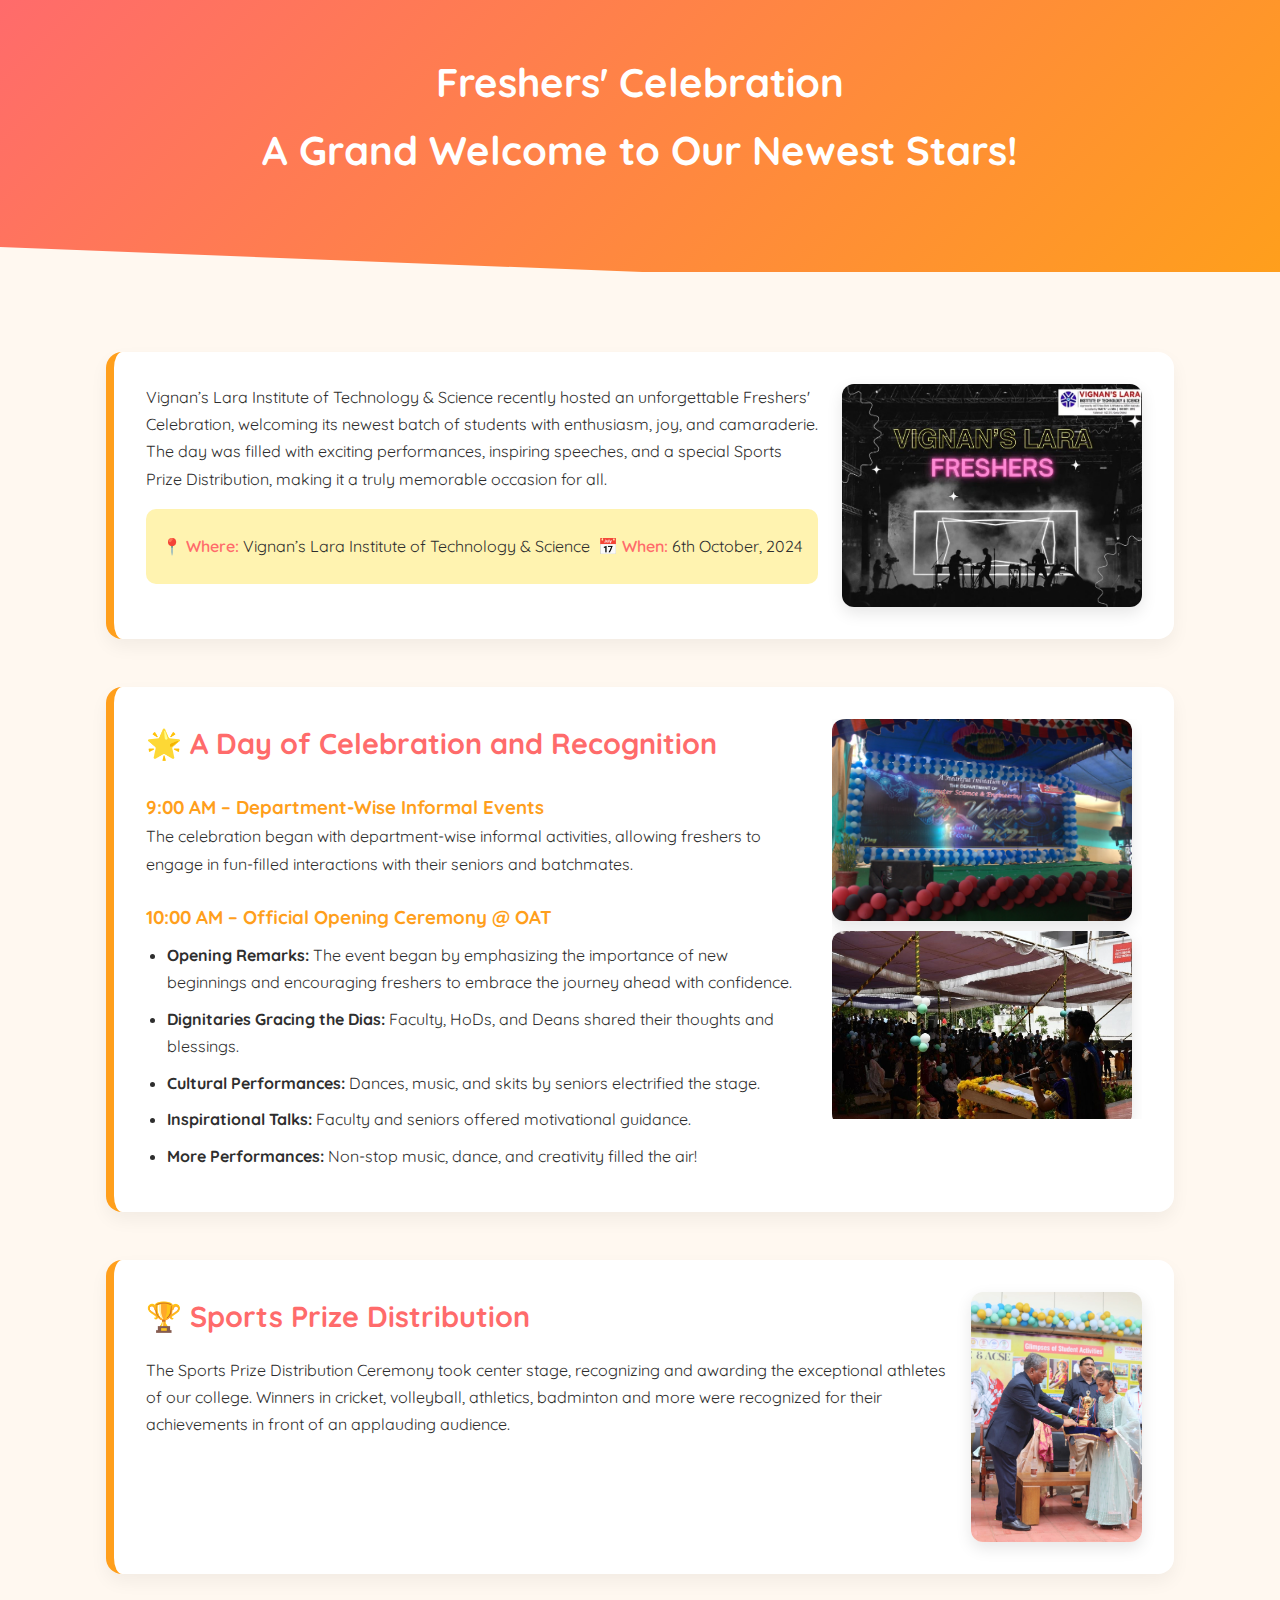
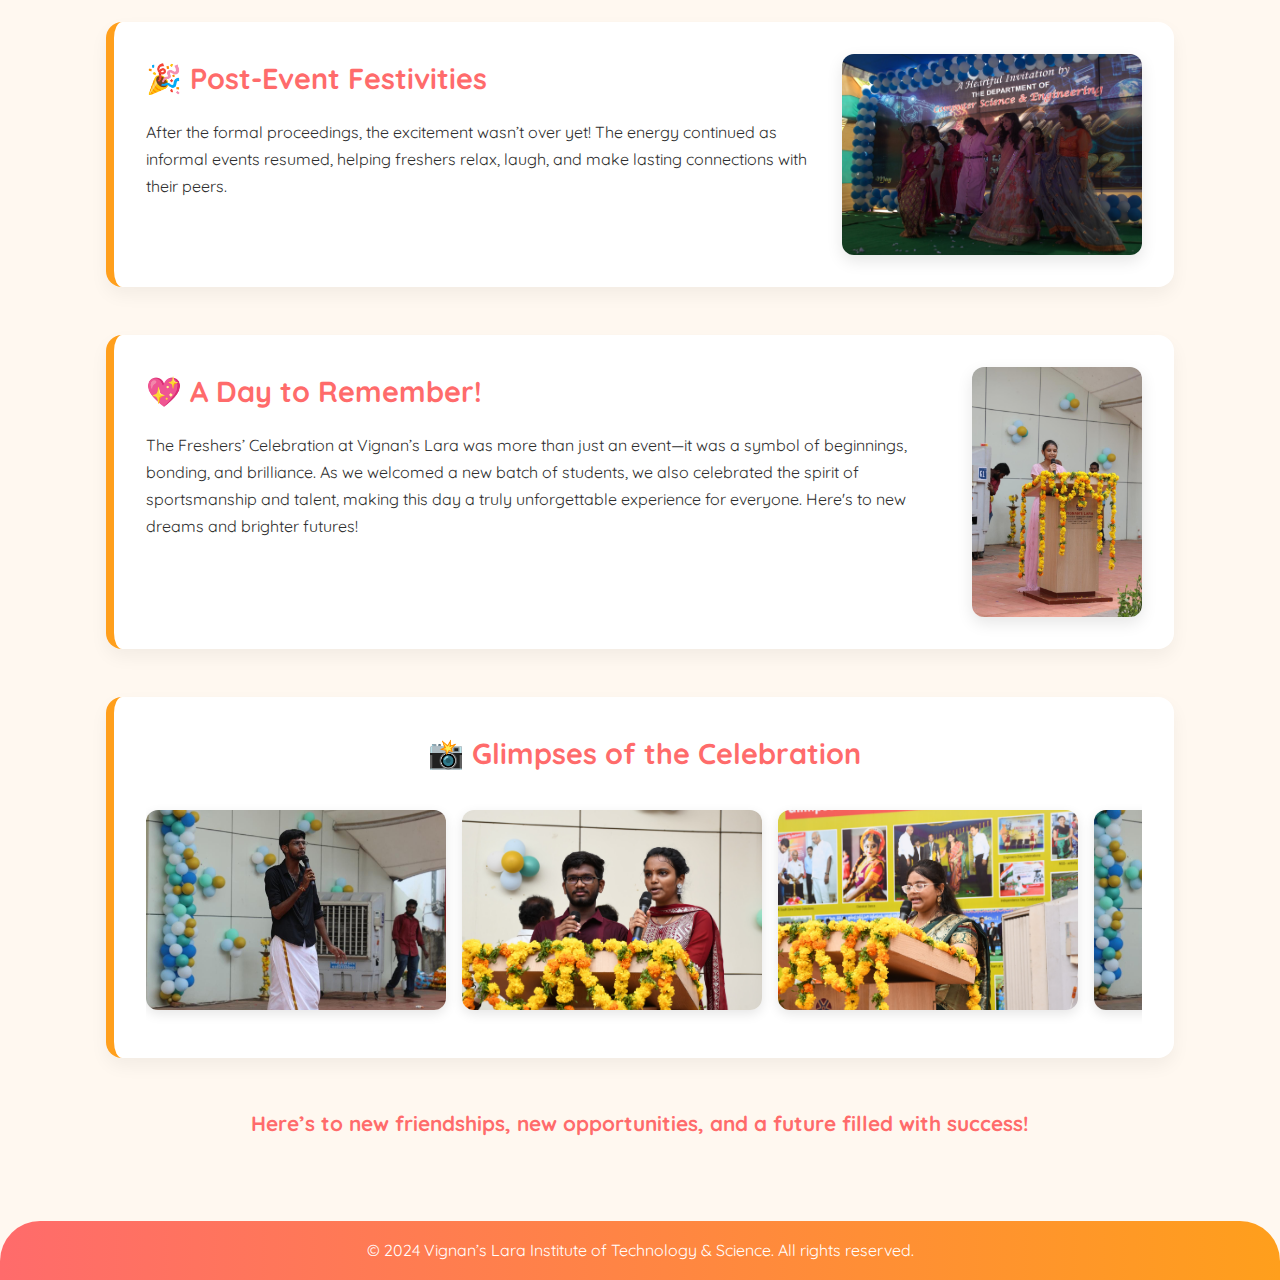
<file: completed/pages/freshers.html>
<!DOCTYPE html>
<html lang="en">
<head>
  <meta charset="UTF-8" />
  <meta name="viewport" content="width=device-width, initial-scale=1.0"/>
  <title>Freshers' Celebration - Vignan's Lara</title>
  <link href="https://fonts.googleapis.com/css2?family=Quicksand:wght@400;600;700&display=swap" rel="stylesheet">
  <link rel="stylesheet" href="../comstyle.css">
</head>
<body>

  <header>
    <h1>Freshers' Celebration<br/>A Grand Welcome to Our Newest Stars!</h1>
  </header>

  <div class="container">

    <div class="section">
      <div class="section-content">
        <div class="section-text">
          <p>Vignan’s Lara Institute of Technology & Science recently hosted an unforgettable Freshers' Celebration, welcoming its newest batch of students 		with enthusiasm, joy, and camaraderie. The day was filled with exciting performances, inspiring speeches, and a special Sports Prize 			Distribution, making it a truly memorable occasion for all.</p>
          <div class="event-info">
            <div><span class="highlight">📍 Where:</span> Vignan’s Lara Institute of Technology & Science</div>
            <div><span class="highlight">📅 When:</span> 6th October, 2024</div>
          </div>
        </div>
        <img src="../pics/freshers/fr1.jpeg" alt="Freshers welcome">
      </div>
    </div>

    <div class="section">
      <div class="section-content">
        <div class="section-text">
          <h2>🌟 A Day of Celebration and Recognition</h2>

          <h3>9:00 AM – Department-Wise Informal Events</h3>
          <p>The celebration began with department-wise informal activities, allowing freshers to engage in fun-filled interactions with their seniors and 		batchmates.</p>

          <h3>10:00 AM – Official Opening Ceremony @ OAT</h3>
          <ul>
            <li><strong>Opening Remarks:</strong> The event began by emphasizing the importance of new beginnings and encouraging freshers to embrace the 		journey ahead with confidence.</li>
            <li><strong>Dignitaries Gracing the Dias:</strong> Faculty, HoDs, and Deans shared their thoughts and blessings.</li>
            <li><strong>Cultural Performances:</strong> Dances, music, and skits by seniors electrified the stage.</li>
            <li><strong>Inspirational Talks:</strong> Faculty and seniors offered motivational guidance.</li>
            <li><strong>More Performances:</strong> Non-stop music, dance, and creativity filled the air!</li>
          </ul>
        </div>
        <div class="image-stack">
          <img src="../pics/freshers/fr7.jpg" alt="Celebration stage">
          <img src="../pics/freshers/fr2.jpeg" alt="Celebration stage">
<img src="../pics/freshers/fr6.jpeg" alt="Celebration stage">
       <img src="../pics/freshers/fr8.jpeg" alt="Celebration stage">
 </div>
      </div>
    </div>

    <div class="section">
      <div class="section-content">
        <div class="section-text">
          <h2>🏆 Sports Prize Distribution</h2>
          <p>The Sports Prize Distribution Ceremony took center stage, recognizing and awarding the exceptional athletes of our college. Winners in cricket, 		volleyball, athletics, badminton and more were recognized for their achievements in front of an applauding audience.</p>
        </div>
        <img src="../pics/freshers/fr9.jpeg" alt="Sports prize distribution" height=250px>
      </div>
    </div>

    <div class="section">
      <div class="section-content">
        <div class="section-text">
          <h2>🎉 Post-Event Festivities</h2>
          <p>After the formal proceedings, the excitement wasn’t over yet! The energy continued as informal events resumed, helping freshers relax, laugh, 		and make lasting connections with their peers.</p>
        </div>
        <img src="../pics/freshers/fr11.jpg" alt="Post-event celebrations">
      </div>
    </div>

    <div class="section">
      <div class="section-content">
        <div class="section-text">
          <h2>💖 A Day to Remember!</h2>
          <p>The Freshers’ Celebration at Vignan’s Lara was more than just an event—it was a symbol of beginnings, bonding, and brilliance. As we welcomed a 		new batch of students, we also celebrated the spirit of sportsmanship and talent, making this day a truly unforgettable experience for 			everyone. Here's to new dreams and brighter futures!</p>
        </div>
        <img src="../pics/freshers/fr4.jpeg" alt="Happy memories" height=250px>
      </div>
    </div>
   <div class="section">
  <h2 style="text-align: center;">📸 Glimpses of the Celebration</h2>
  <div class="image-slider">
    <img src="../pics/freshers/fr3.jpeg" alt="Event Image 1">
    <img src="../pics/freshers/fr10.jpeg" alt="Event Image 2">
    <img src="../pics/freshers/fr13.jpeg" alt="Event Image 3">
<img src="../pics/freshers/fr5.jpeg" alt="Event Image 3">
<img src="../pics/freshers/fr12.jpeg" alt="Event Image 3">
    <!-- Add more images as needed -->
  </div>
   </div>

    <p style="text-align:center;color: var(--primary);font-size: 1.3rem;"><strong>Here’s to new friendships, new opportunities, and a future filled with success!</strong></p>
  </div>

  <footer>
    &copy; 2024 Vignan’s Lara Institute of Technology & Science. All rights reserved.
  </footer>

</body>
</html>
</file>
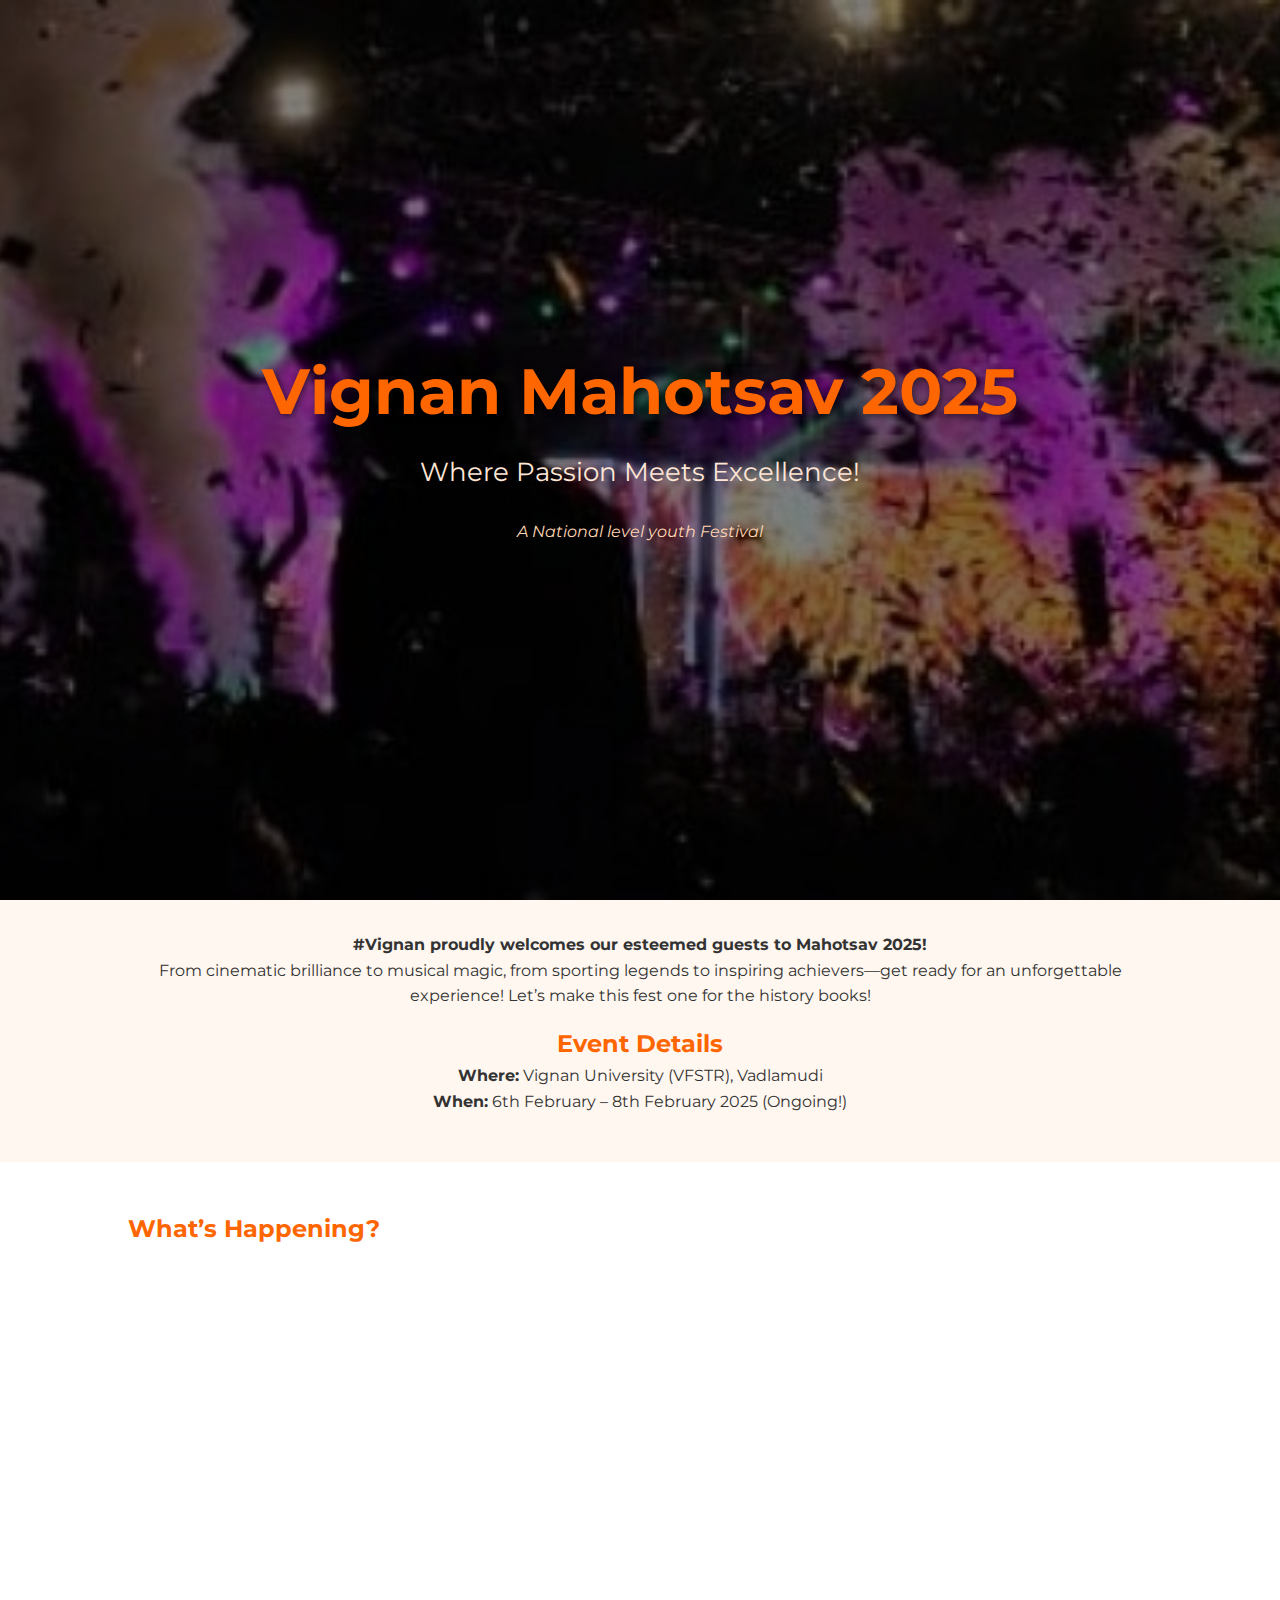
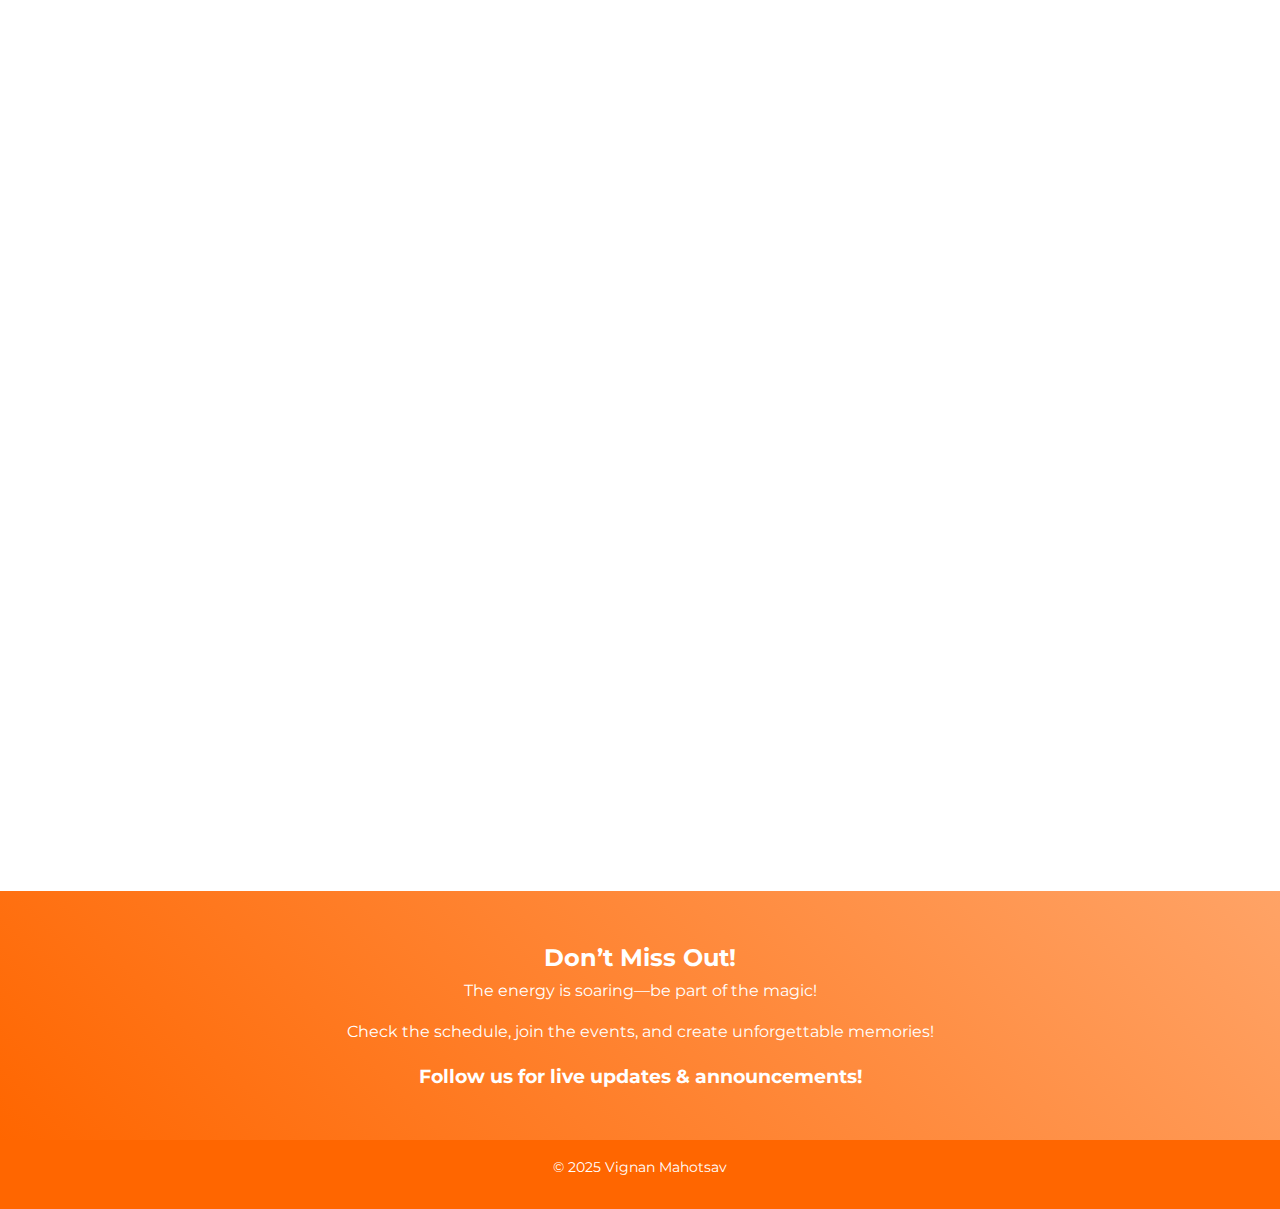
<file: ongoing/pages/mahotsav.html>
<!DOCTYPE html>
<html lang="en">
<head>
  <meta charset="UTF-8" />
  <meta name="viewport" content="width=device-width, initial-scale=1.0" />
  <title>Mahotsav 2025</title>
  <link href="https://fonts.googleapis.com/css2?family=Montserrat:wght@400;700&display=swap" rel="stylesheet" />
  <link rel="stylesheet" href="../onstyle.css">
</head>
<body>

  <header class="hero">
    <div class="overlay"></div>
    <div class="hero-content">
      <h1 class="title">Vignan Mahotsav 2025</h1>
      <p class="subtitle">Where Passion Meets Excellence!</p>
      <p class="hashtag">A National level youth Festival</p>
    </div>
  </header>

  <section class="highlight">
        <p>
     <strong>#Vignan proudly welcomes our esteemed guests to Mahotsav 2025!</strong><br> From cinematic brilliance to musical magic, from sporting legends to inspiring achievers—get ready for an unforgettable experience! Let’s make this fest one for the history books!
    </p>
    <h2>Event Details</h2>
    <p><strong>Where:</strong> Vignan University (VFSTR), Vadlamudi<br><strong>When:</strong> 6th February – 8th February 2025 (Ongoing!)</p>
  </section>

  <section class="whats-happening">
    <h2>What’s Happening?</h2>
    <div class="card-grid">
      <div class="card">
        <h3>Cultural Extravaganza</h3>
        <p>Witness breathtaking performances in music, dance, and drama, showcasing the rich diversity of our culture.</p>
        <img src="../pics/cultural2.jpg" alt="Cultural Program" class="card-image" />
      </div>
      <div class="card">
        <h3>Sports Showdown</h3>
        <p>The track becomes a canvas of determination, with every stride echoing the spirit of champions!</p>
        <img src="../pics/m5.jpg" alt="Sports Showdown" class="card-image" />
      </div>
      <div class="card">
        <h3>Inspiring Guest Sessions</h3>
        <p>Featuring Sri G S S Sivakumar (S. S. Thaman), Sri Vishwak Sen & more—on leadership, creativity, and success!</p>
        <img src="../pics/m11.jpeg" alt="Guest Speakers" class="card-image" />
      </div>
      <div class="card">
        <h3>Workshops & Skill Sessions</h3>
        <p>Join interactive sessions on entrepreneurship, tech, art, and more. Learn, build, and grow!</p>
        <img src="../pics/m4.jpg" alt="Workshops" class="card-image" />
      </div>
      <div class="card">
        <h3>Exciting Competitions</h3>
        <p>Debates, quizzes, and talent showcases—grab your chance to shine and win exciting prizes!</p>
        <img src="../pics/m9.jpg" alt="Competitions" class="card-image" />
      </div>
      <div class="card">
        <h3>Networking & Collaboration</h3>
        <p>Meet like-minded students, connect with mentors, and spark future collaborations.</p>
        <img src="../pics/m2.jpg" alt="Networking" class="card-image" />
      </div>
      <div class="card">
        <h3>Delicious Food & Festive Vibes</h3>
        <p>Savor local delicacies, global flavors, and joyful moments with friends under the festival lights!</p>
        <img src="../pics/m10.jpg" alt="Festival Food" class="card-image" />
      </div>
    </div>
  </section>

  <section class="final-call">
    <h2 style="color:white; font-size:1.5rem;">Don’t Miss Out!</h2>
    <p>The energy is soaring—be part of the magic!</p>
    <p>Check the schedule, join the events, and create unforgettable memories!</p>
    <div class="cta">Follow us for live updates & announcements!</div>
  </section>

  <footer>
    <p>© 2025 Vignan Mahotsav </p>
  </footer>

</body>
</html>
</file>
<file: completed/comstyle.css>
:root {
      --primary: #FF6B6B;
      --secondary: #FF9F1C;
      --accent: #FFF3B0;
      --bg: #FFF8F0;
      --text: #2E2E2E;
    }

    * {
      margin: 0;
      padding: 0;
      box-sizing: border-box;
    }

    body {
      font-family: 'Quicksand', sans-serif;
      background-color: var(--bg);
      color: var(--text);
      line-height: 1.7;
    }

    header {
      background: linear-gradient(135deg, var(--primary), var(--secondary));
      color: white;
      padding: 3rem 1rem 5rem;
      text-align: center;
      position: relative;
    }

    header::after {
      content: "";
      position: absolute;
      bottom: -25px;
      left: 0;
      width: 100%;
      height: 50px;
      background: var(--bg);
      clip-path: polygon(0 0, 100% 100%, 0% 100%);
    }

    header h1 {
      font-size: 2.5rem;
      font-weight: 700;
      margin-bottom: 0.5rem;
    }

    .container {
      max-width: 1100px;
      margin: 0 auto;
      padding: 2rem 1rem;
    }

    .section {
      background: white;
      border-radius: 16px;
      padding: 2rem;
      margin: 3rem 0;
      box-shadow: 0 8px 18px rgba(0, 0, 0, 0.05);
      border-left: 8px solid var(--secondary);
      transition: transform 0.3s ease;
    }

    .section:hover {
      transform: scale(1.01);
    }

    .section h2 {
      color: var(--primary);
      font-size: 1.8rem;
      margin-bottom: 1rem;
    }

    .section h3 {
      margin-top: 1.5rem;
      color: var(--secondary);
    }

    .highlight {
      font-weight: 600;
      color: var(--primary);
    }

    .event-info {
      display: flex;
      justify-content: space-between;
      flex-wrap: wrap;
      background-color: var(--accent);
      padding: 1rem;
      border-radius: 10px;
      margin-top: 1rem;
    }

    .event-info div {
      margin: 0.5rem 0;
    }
.section-content img:hover {
  transform: scale(1.05);
  box-shadow: 0 10px 24px rgba(0, 0, 0, 0.15);
}

    ul {
      margin-top: 0.5rem;
      padding-left: 1.3rem;
    }

    ul li {
      margin-bottom: 0.6rem;
    }

    footer {
      background: linear-gradient(to right, var(--primary), var(--secondary));
      color: white;
      text-align: center;
      padding: 1rem;
      border-top-left-radius: 40px;
      border-top-right-radius: 40px;
      margin-top: 3rem;
    }

    .section-content {
      display: flex;
      flex-wrap: wrap;
      align-items: flex-start;
      gap: 1.5rem;
    }

    .section-text {
      flex: 1;
    }

    .section-content img {
      max-width: 300px;
      border-radius: 12px;
      box-shadow: 0 6px 16px rgba(0, 0, 0, 0.1);
      flex-shrink: 0;
    }

    .image-stack {
      display: flex;
      flex-direction: column;
      gap: 10px;
    }

    @media (max-width: 768px) {
      header h1 {
        font-size: 2rem;
      }

      .event-info {
        flex-direction: column;
      }

      .section-content {
        flex-direction: column;
        text-align: center;
      }

      .section-content img {
        max-width: 100%;
      }

      .image-stack {
        align-items: center;
      }
    }
@media (max-width: 768px) {
  .image-slider img {
    width: 250px;
    height: 160px;
  }
}
.image-slider {
  display: flex;
  overflow-x: auto;
  gap: 16px;
  padding: 1rem 0;
  scroll-snap-type: x mandatory;
  scrollbar-width: thin;
}

.image-slider img {
  flex-shrink: 0;
  width: 300px;
  height: 200px;
  object-fit: cover;
  border-radius: 12px;
  scroll-snap-align: start;
  box-shadow: 0 4px 12px rgba(0, 0, 0, 0.1);
  transition: transform 0.3s ease;
}

.image-slider img:hover {
  transform: scale(1.05);
}

.image-stack {
  display: flex;
  flex-direction: column;
  gap: 10px;
  max-height: 400px; /* limits the visible height */
  overflow-y: auto;   /* enables vertical scroll */
  padding-right: 10px;
  scrollbar-width: thin;
  scrollbar-color: var(--primary) transparent;
}

.image-stack::-webkit-scrollbar {
  width: 6px;
}
.image-stack::-webkit-scrollbar-thumb {
  background-color: var(--primary);
  border-radius: 8px;
}

.section-content img {
  max-width: 300px;
  border-radius: 12px;
  box-shadow: 0 6px 16px rgba(0, 0, 0, 0.1);
  transition: transform 0.3s ease, box-shadow 0.3s ease;
}

/* Hover effect */
.section-content img:hover {
  transform: scale(1.01);
  box-shadow: 0 10px 24px rgba(0, 0, 0, 0.15);
}
</file>
<file: ongoing/onstyle.css>
* {
      margin: 0;
      padding: 0;
      box-sizing: border-box;
    }
    body {
      font-family: 'Montserrat', sans-serif;
      background-color: #fff;
      color: #333;
      line-height: 1.6;
    }
    h1, h2, h3 {
      color: #ff6600;
    }
    p {
      margin-bottom: 1em;
    }

    .hero {
      background-image: url('pics/cultural.jpg');
      background-size: cover;
      background-position: center;
      background-repeat: no-repeat;
      height: 100vh;
      position: relative;
      display: flex;
      align-items: center;
      justify-content: center;
      text-align: center;
    }
    .overlay {
      position: absolute;
      top: 0; left: 0;
      width: 100%; height: 100%;
      background-color: rgba(0, 0, 0, 0.5);
    }
    .hero-content {
      position: relative;
      z-index: 1;
      color: #fff;
      animation: fadeIn 2s ease-in;
    }
    .title {
      font-size: 4rem;
      font-weight: 700;
      text-shadow: 2px 2px 6px rgba(0,0,0,0.5);
    }
    .subtitle {
      font-size: 1.6rem;
      margin-top: 10px;
      color: #ffe6d6;
    }
    .hashtag {
      margin-top: 1rem;
      font-size: 1rem;
      color: #ffd6b3;
      font-style: italic;
    }

    .highlight {
      background: #fff7f0;
      padding: 2rem 10%;
      text-align: center;
      animation: fadeInUp 1.2s ease forwards;
    }

    .whats-happening {
      padding: 3rem 10%;
    }
    .card-grid {
      display: grid;
      grid-template-columns: repeat(auto-fit, minmax(260px, 1fr));
      gap: 2rem;
    }
    .card {
      background-color: #fff7f0;
      border-left: 5px solid #ff6600;
      border-radius: 10px;
      padding: 1rem;
      box-shadow: 0 4px 8px rgba(255, 102, 0, 0.2);
      transition: transform 0.3s ease, box-shadow 0.3s ease;
      animation: fadeInUp 1s ease forwards;
      opacity: 0;
      overflow: hidden;
      cursor: pointer;
    }
    .card:hover {
      transform: translateY(-10px);
      box-shadow: 0 10px 20px rgba(255, 102, 0, 0.3);
    }

    .card img.card-image {
      width: 100%;
      height: 180px;
      object-fit: cover;
      border-radius: 8px;
      margin-top: 1rem;
      transition: transform 0.4s ease;
    }

    .card:hover img.card-image {
      transform: scale(1.05);
    }

    .card:nth-child(1) { animation-delay: 0.2s; }
    .card:nth-child(2) { animation-delay: 0.4s; }
    .card:nth-child(3) { animation-delay: 0.6s; }
    .card:nth-child(4) { animation-delay: 0.8s; }
    .card:nth-child(5) { animation-delay: 1s; }
    .card:nth-child(6) { animation-delay: 1.2s; }
    .card:nth-child(7) { animation-delay: 1.4s; }

    .final-call {
      background: linear-gradient(45deg, #ff6600, #ffa366);
      color: white;
      text-align: center;
      padding: 3rem 10%;
    }
    .final-call .cta {
      margin-top: 1rem;
      font-weight: bold;
      font-size: 1.2rem;
    }

    footer {
      background: #ff6600;
      color: white;
      text-align: center;
      padding: 1rem 0;
      font-size: 0.9rem;
    }

    @keyframes fadeIn {
      0% {opacity: 0; transform: translateY(-20px);}
      100% {opacity: 1; transform: translateY(0);}
    }
    @keyframes fadeInUp {
      0% {opacity: 0; transform: translateY(30px);}
      100% {opacity: 1; transform: translateY(0);}
    }

    @media (max-width: 600px) {
      .title { font-size: 2.5rem; }
      .subtitle { font-size: 1.1rem; }
    }
</file>
